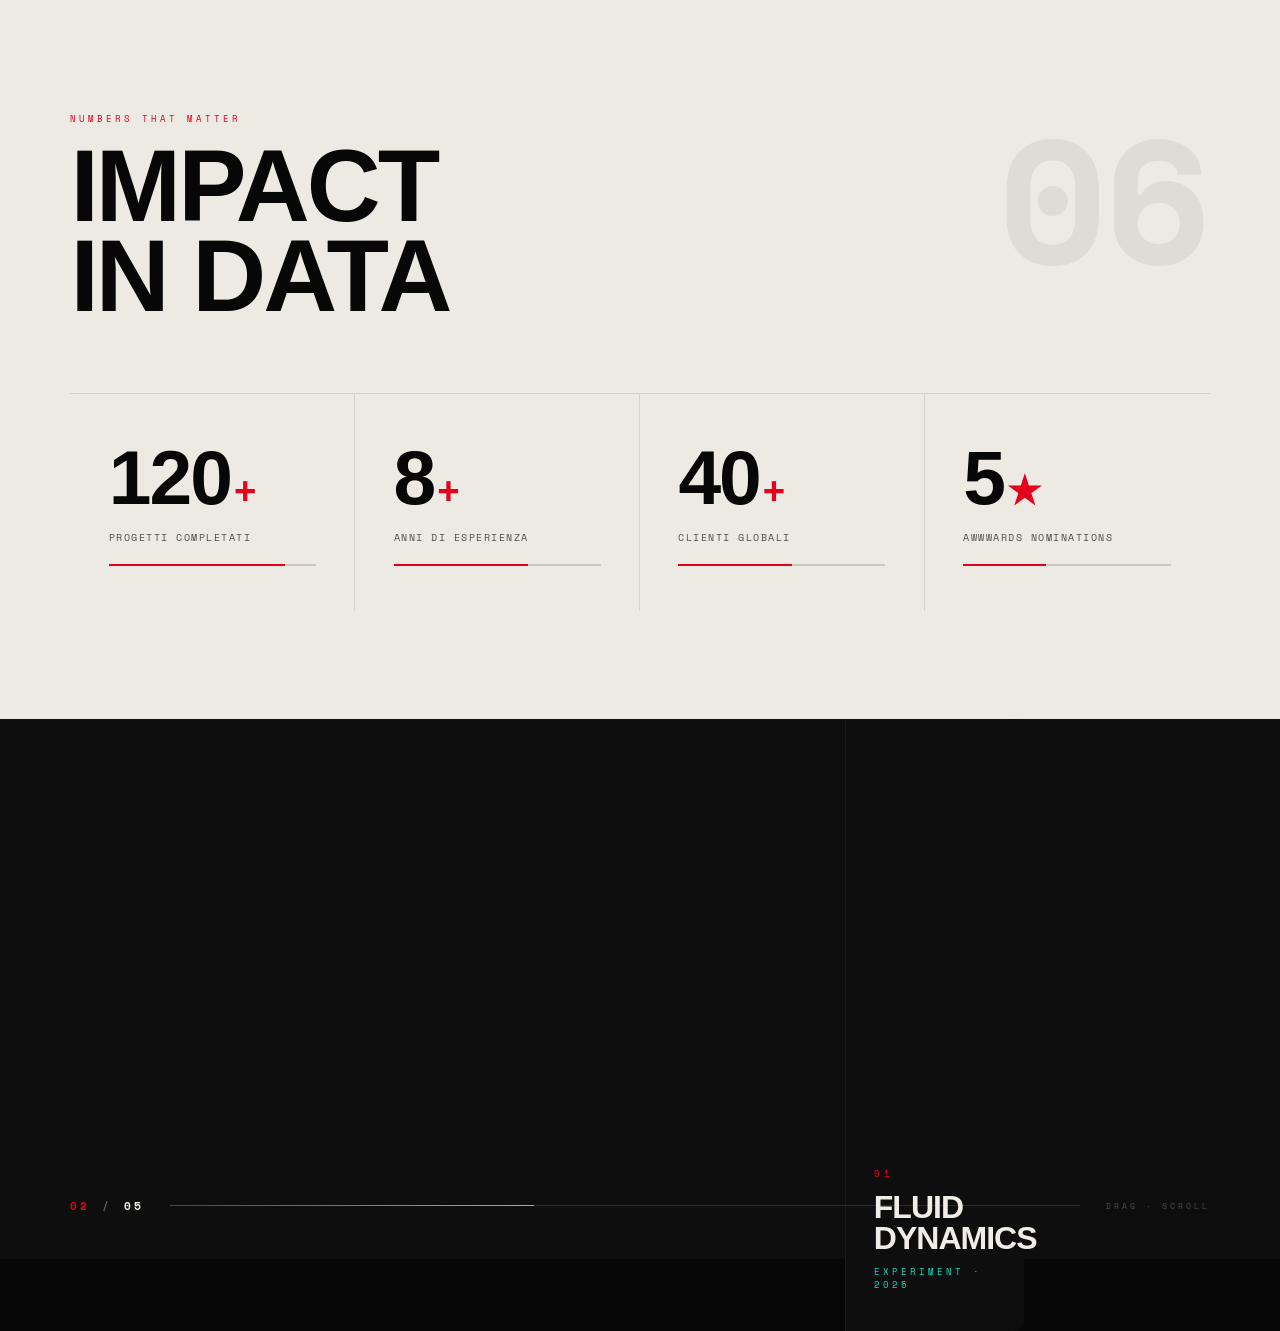
<file: _diag.html>
<!DOCTYPE html>
<html lang="it">
<head>
<meta charset="UTF-8"/>
<meta name="viewport" content="width=device-width,initial-scale=1.0"/>
<title>Diag — 06 Stats & 04 HUD</title>
<link href="https://api.fontshare.com/v2/css?f[]=clash-display@200,300,400,500,600,700&display=swap" rel="stylesheet"/>
<link href="https://fonts.googleapis.com/css2?family=Space+Mono:wght@400;700&display=swap" rel="stylesheet"/>
<link rel="stylesheet" href="style.css"/>
<style>body{cursor:auto;} .grain,.c-dot,.c-ring,.c-label{display:none!important;}</style>
</head>
<body>
  <!-- 06 STATS -->
  <section class="s-stats" id="s-stats" style="min-height:auto">
    <div class="sec-num sec-num--dark" aria-hidden="true">06</div>
    <div class="stats-head">
      <span class="tag tag--dark">Numbers That Matter</span>
      <h2 class="stats-title">IMPACT<br>IN DATA</h2>
    </div>
    <div class="stats-grid">
      <div class="stat-item">
        <div class="stat-val"><span class="stat-n">120</span><span class="stat-unit">+</span></div>
        <p class="stat-label">Progetti completati</p>
        <div class="stat-bar"><div class="stat-bar-fill" style="width:85%"></div></div>
      </div>
      <div class="stat-item">
        <div class="stat-val"><span class="stat-n">8</span><span class="stat-unit">+</span></div>
        <p class="stat-label">Anni di esperienza</p>
        <div class="stat-bar"><div class="stat-bar-fill" style="width:65%"></div></div>
      </div>
      <div class="stat-item">
        <div class="stat-val"><span class="stat-n">40</span><span class="stat-unit">+</span></div>
        <p class="stat-label">Clienti globali</p>
        <div class="stat-bar"><div class="stat-bar-fill" style="width:55%"></div></div>
      </div>
      <div class="stat-item">
        <div class="stat-val"><span class="stat-n">5</span><span class="stat-unit">★</span></div>
        <p class="stat-label">Awwwards nominations</p>
        <div class="stat-bar"><div class="stat-bar-fill" style="width:40%"></div></div>
      </div>
    </div>
  </section>

  <!-- 04 HUD preview over a card -->
  <section style="position:relative;height:60vh;background:var(--dim)">
    <div class="h-slide h-card" style="width:60vw;margin:0 auto;height:100%">
      <div class="h-img-wrap"><div class="h-img" style="height:100%;background-image:url('https://images.unsplash.com/photo-1618005182384-a83a8bd57fbe?q=80&w=1200&auto=format&fit=crop')"></div></div>
      <div class="h-card-meta"><span class="h-num">01</span><h3>FLUID<br>DYNAMICS</h3><span class="h-sub">EXPERIMENT · 2025</span></div>
    </div>
    <div class="horiz-hud">
      <span class="horiz-hud-index"><span id="hIndex">02</span> <em>/</em> <span id="hTotal">05</span></span>
      <div class="horiz-hud-line"><span class="horiz-hud-fill" style="transform:scaleX(.4)"></span></div>
      <span class="horiz-hud-hint">DRAG · SCROLL</span>
    </div>
  </section>
</body>
</html>
</file>
<file: style.css>
@import url('https://fonts.googleapis.com/css2?family=Space+Mono:wght@400;700&display=swap');

/* ══════════════════════════════════════════════════════════════
   DESIGN TOKENS
   ══════════════════════════════════════════════════════════════ */
:root {
  --bg:    #070707;
  --ink:   #F0EDE6;
  --paper: #ECEAE3;
  --dim:   #0E0E0E;
  --red:   #E5001E;
  --ice:   #00E5C8;
  --gold:  #D4A843;
  --mute:  rgba(240,237,230,.13);
  --line:  rgba(240,237,230,.06);

  --fd:    'Clash Display', sans-serif;
  --fm:    'Space Mono', monospace;
  --fv:    'Anybody', sans-serif;

  --ease:      cubic-bezier(0.16,1,0.3,1);
  --ease-back: cubic-bezier(0.34,1.56,0.64,1);

  --ph: clamp(24px,5.5vw,88px);
  --pv: clamp(80px,12vh,140px);
}

/* ══════════════════════════════════════════════════════════════
   RESET + BASE
   ══════════════════════════════════════════════════════════════ */
*,*::before,*::after { box-sizing:border-box; margin:0; padding:0; }
/* NO html overflow:hidden — blocks Lenis wheel events */
html { scroll-behavior:auto; }
body { background:var(--bg); color:var(--ink); font-family:var(--fd); overflow-x:hidden; cursor:none; }
::selection { background:var(--red); color:#fff; }
a { color:inherit; text-decoration:none; }
code { font-family:var(--fm); font-size:.82em; color:var(--ice); background:rgba(0,229,200,.08); padding:2px 7px; border-radius:3px; }

/* ══════════════════════════════════════════════════════════════
   GRAIN OVERLAY
   ══════════════════════════════════════════════════════════════ */
.grain {
  position:fixed; inset:0; pointer-events:none; z-index:9990; opacity:.028;
  background-image:url("data:image/svg+xml,%3Csvg viewBox='0 0 256 256' xmlns='http://www.w3.org/2000/svg'%3E%3Cfilter id='n'%3E%3CfeTurbulence type='fractalNoise' baseFrequency='.9' numOctaves='4' stitchTiles='stitch'/%3E%3C/filter%3E%3Crect width='100%25' height='100%25' filter='url(%23n)'/%3E%3C/svg%3E");
  background-size:180px;
  animation:gShift .35s steps(2) infinite;
}
@keyframes gShift {
  0%  { transform:translate(0,0); }
  25% { transform:translate(-2px,3px); }
  50% { transform:translate(3px,-2px); }
  75% { transform:translate(-3px,1px); }
}

/* ══════════════════════════════════════════════════════════════
   CUSTOM CURSOR — morphs text on data-cursor elements
   ══════════════════════════════════════════════════════════════ */
.c-dot {
  width:6px; height:6px;
  background:var(--red); border-radius:50%;
  position:fixed; top:0; left:0; transform:translate(-50%,-50%);
  pointer-events:none; z-index:9999;
  transition:transform .12s, opacity .12s;
}
.c-ring {
  width:36px; height:36px;
  border:1px solid rgba(229,0,30,.4); border-radius:50%;
  position:fixed; top:0; left:0; transform:translate(-50%,-50%);
  pointer-events:none; z-index:9998;
  transition:width .22s var(--ease), height .22s var(--ease),
             background .22s, border-color .22s, border-radius .22s;
}
.c-label {
  position:fixed; top:0; left:0; transform:translate(-50%,-50%);
  font-family:var(--fd); font-weight:600; font-size:.55rem; letter-spacing:3px;
  color:#fff; pointer-events:none; z-index:9999;
  opacity:0; transition:opacity .2s;
  white-space:nowrap;
}
body.hov .c-ring   { width:64px; height:64px; background:rgba(229,0,30,.12); border-color:transparent; }
body.hov .c-dot    { transform:translate(-50%,-50%) scale(0); opacity:0; }
body.hov .c-label  { opacity:1; }
/* Square cursor on interactive-text areas */
body.hov-link .c-ring { border-radius:4px; width:48px; height:28px; background:var(--red); border-color:transparent; }
body.hov-link .c-dot  { transform:translate(-50%,-50%) scale(0); opacity:0; }

/* ══════════════════════════════════════════════════════════════
   PROGRESS BAR
   ══════════════════════════════════════════════════════════════ */
.progress-bar {
  position:fixed; top:0; left:0; height:2px; width:0;
  background:linear-gradient(90deg, var(--red), var(--gold));
  z-index:9997; pointer-events:none;
  box-shadow:0 0 8px rgba(229,0,30,.5);
}

/* ══════════════════════════════════════════════════════════════
   TYPE UTILS
   ══════════════════════════════════════════════════════════════ */
.tag {
  font-family:var(--fm); font-size:.58rem; letter-spacing:3px;
  color:var(--red); text-transform:uppercase; display:inline-block;
}
.tag--dark { color:#888; }

/* ══════════════════════════════════════════════════════════════
   HEADER
   ══════════════════════════════════════════════════════════════ */
.hdr {
  position:fixed; top:0; left:0; right:0;
  padding:20px var(--ph);
  display:flex; align-items:center; justify-content:space-between;
  z-index:900; mix-blend-mode:difference;
}
.hdr-logo {
  display:flex; align-items:center; gap:12px;
  font-family:var(--fd); font-weight:600; font-size:.85rem; letter-spacing:4px;
}
.hdr-nav { display:flex; gap:36px; }
.hdr-nav a {
  font-family:var(--fm); font-size:.58rem; letter-spacing:3px; text-transform:uppercase;
  opacity:.4; transition:opacity .2s;
}
.hdr-nav a:hover { opacity:1; }
.hdr-tag { font-family:var(--fm); font-size:.52rem; letter-spacing:3px; opacity:.25; }

/* ══════════════════════════════════════════════════════════════
   SECTION NUMBERS (always visible, structural)
   ══════════════════════════════════════════════════════════════ */
.sec-num {
  position:absolute; top:var(--pv); right:var(--ph);
  font-family:var(--fm); font-weight:700;
  font-size:clamp(6rem,14vw,18rem);
  color:rgba(240,237,230,.03);
  line-height:1; letter-spacing:-4px;
  pointer-events:none; user-select:none; z-index:0;
}
.sec-num--dark { color:rgba(5,5,5,.06); }

/* ══════════════════════════════════════════════════════════════
   §1  HERO
   Entrance targets .hw (words), explosion targets .hw .char.
   Different DOM nodes = zero GSAP state conflict.
   ══════════════════════════════════════════════════════════════ */
.s-hero {
  position:relative; min-height:100vh;
  display:flex; flex-direction:column; justify-content:center;
  overflow:hidden;
}
/* Dot grid — always visible, structural fill */
.hero-grid {
  position:absolute; inset:0; pointer-events:none;
  background-image:radial-gradient(circle,rgba(240,237,230,.08) 1px,transparent 1px);
  background-size:48px 48px;
}
/* Thin vertical accent line — always visible */
.hero-vline {
  position:absolute; top:0; bottom:0; left:calc(var(--ph) * 2.5);
  width:1px; background:var(--line); pointer-events:none;
}

.hero-stage {
  position:relative; z-index:2;
  padding:0 var(--ph);
  /* Perspective on stage (not section) for clean 3D chain:
     .hero-stage[perspective] → .hw[preserve-3d] → .char[preserve-3d] */
  perspective:1400px; perspective-origin:50% 50%;
}
/* Each .lw clips its child .hw during the y:100% entrance */
.lw { overflow:hidden; line-height:.88; }
.hw {
  display:block; font-family:var(--fd); font-weight:700;
  font-size:clamp(4rem,12.5vw,12rem);
  letter-spacing:clamp(-3px,-0.03em,-1px); line-height:.88;
  text-transform:uppercase; color:var(--ink);
  transform-style:preserve-3d;
}
.hw .char { display:inline-block; transform-style:preserve-3d; }
.hw-ghost  { color:transparent; -webkit-text-stroke:1.5px rgba(240,237,230,.1); padding-left:clamp(16px,3vw,64px); }
.hw-accent { color:var(--red); padding-left:clamp(32px,6vw,120px); }

.hero-foot {
  position:absolute; bottom:36px; left:var(--ph); right:var(--ph);
  display:flex; align-items:flex-end; justify-content:space-between; z-index:3;
}
.hero-foot-left { display:flex; flex-direction:column; gap:18px; }
.hero-sub { font-family:var(--fm); font-size:.6rem; letter-spacing:3px; color:var(--mute); }
.mouse-icon { width:22px; height:38px; border:1.5px solid rgba(240,237,230,.16); border-radius:11px; position:relative; }
/* scroll-pip renamed from .wheel: avoids CSS collision with cylinder-wheel */
.scroll-pip {
  width:2px; height:6px; background:var(--red); border-radius:2px;
  position:absolute; top:7px; left:50%; transform:translateX(-50%);
  animation:pip 2s ease-in-out infinite;
}
@keyframes pip {
  0%   { opacity:1; transform:translate(-50%,0); }
  100% { opacity:0; transform:translate(-50%,17px); }
}
.hero-foot-right { display:flex; flex-direction:column; gap:6px; text-align:right; }
.hero-tech {
  font-family:var(--fm); font-size:.52rem; letter-spacing:3px;
  color:rgba(240,237,230,.2); text-transform:uppercase; display:block;
}

/* ══════════════════════════════════════════════════════════════
   MARQUEE
   ══════════════════════════════════════════════════════════════ */
.marquee { background:var(--red); overflow:hidden; padding:14px 0; }
.mq-inner {
  display:flex; white-space:nowrap;
  animation:mqScroll 28s linear infinite; will-change:transform;
}
.mq-inner span {
  font-family:var(--fd); font-weight:600;
  font-size:clamp(.7rem,1.05vw,.88rem); letter-spacing:4px;
  color:var(--paper); padding:0 22px; text-transform:uppercase;
}
.mq-inner em { font-style:normal; color:rgba(236,234,227,.4); align-self:center; flex-shrink:0; }
@keyframes mqScroll { from { transform:translateX(0); } to { transform:translateX(-50%); } }

/* ══════════════════════════════════════════════════════════════
   §2  CLIP-PATH REVEAL
   ══════════════════════════════════════════════════════════════ */
.s-reveal {
  position:relative; min-height:100vh;
  background:var(--dim);
  display:grid;
  grid-template-columns:1fr 2fr;
  grid-template-rows:1fr auto 1fr;
  gap:0; padding:var(--pv) var(--ph);
  align-items:center; overflow:hidden;
}
.sec-label {
  grid-column:1; grid-row:2;
  display:flex; flex-direction:column; gap:20px;
  padding-right:40px; z-index:2;
}
.sec-label .tag { margin-bottom:4px; }
.sec-label p {
  font-family:var(--fm); font-size:.65rem; line-height:1.8;
  color:rgba(240,237,230,.3); max-width:280px; letter-spacing:.5px;
}
.rv-words { grid-column:2; grid-row:1/-1; z-index:2; }
.rv-line {
  display:block; font-family:var(--fd); font-weight:700;
  font-size:clamp(4.5rem,12vw,13rem);
  line-height:.85; letter-spacing:clamp(-4px,-0.04em,-1px);
  text-transform:uppercase; color:var(--ink);
}
.rv-ghost { color:transparent; -webkit-text-stroke:1.5px var(--mute); padding-left:5vw; }
.rv-line .char { display:inline-block; }

/* ══════════════════════════════════════════════════════════════
   §3  CYLINDER + CTA
   ══════════════════════════════════════════════════════════════ */
.s-cyl {
  position:relative; min-height:100vh;
  background:var(--bg);
  display:grid; grid-template-columns:1fr 1fr;
  grid-template-rows:auto 1fr;
  overflow:hidden;
  /* Perspective for cylinder 3D chain */
  perspective:1400px; perspective-origin:50% 50%;
}
.cyl-wrap {
  position:relative; grid-column:1; grid-row:2;
  display:flex; align-items:center; justify-content:center;
  border-right:1px solid var(--line); overflow:hidden;
  min-height:70vh;
}
/* Placeholder visible while cylinder initialises */
.cyl-ghost-word {
  position:absolute; font-family:var(--fd); font-weight:700;
  font-size:clamp(3rem,7vw,9rem); letter-spacing:-4px;
  color:rgba(240,237,230,.025); text-transform:uppercase;
  pointer-events:none; user-select:none;
}
/* Hidden until GSAP init */
.cyl-stage { visibility:hidden; opacity:0; position:absolute; inset:0; display:flex; align-items:center; justify-content:center; }
/* cylinder-wheel NOT .wheel — zero CSS class collision with .scroll-pip */
.cylinder-wheel { position:relative; transform-style:preserve-3d; }
.cyl-row {
  position:absolute; top:50%; left:50%;
  /* NO CSS transform here — xPercent/yPercent centers without conflicting with rotationX */
  font-family:var(--fv); font-size:clamp(44px,8vw,100px);
  font-weight:400; font-stretch:100%; text-transform:uppercase;
  color:var(--ink); white-space:nowrap; transform-style:preserve-3d;
  user-select:none; margin:0;
}
/* inline-block NOT absolute — absolute stacks all chars at center, invisible */
.cyl-row .char { display:inline-block; }

.cyl-info {
  grid-column:2; grid-row:2;
  display:flex; flex-direction:column; justify-content:center;
  padding:clamp(40px,7vh,80px) var(--ph);
  gap:clamp(20px,3vh,34px);
}
.cyl-headline {
  font-family:var(--fd); font-weight:700;
  font-size:clamp(2.2rem,4vw,4.2rem);
  line-height:.88; letter-spacing:-2px; text-transform:uppercase;
}
.cyl-headline .char { display:inline-block; }
.cyl-body {
  font-family:var(--fm); font-size:clamp(.62rem,1vw,.78rem);
  line-height:1.9; color:rgba(240,237,230,.38); max-width:380px;
}
.btn-primary {
  font-family:var(--fd); font-weight:700; font-size:.8rem;
  letter-spacing:4px; text-transform:uppercase;
  color:var(--bg); background:var(--ink);
  border:none; padding:18px 38px; cursor:pointer; display:inline-block;
  transition:background .25s, color .25s, transform .2s var(--ease);
}
.btn-primary:hover { background:var(--red); color:#fff; }
.cyl-cta-wrap { display:flex; }
.cyl-list {
  list-style:none; display:flex; flex-direction:column; gap:10px;
  border-top:1px solid var(--line); padding-top:clamp(16px,2.5vh,28px);
}
.cyl-list li {
  font-family:var(--fm); font-size:.58rem; letter-spacing:3px;
  color:rgba(240,237,230,.25); text-transform:uppercase;
  display:flex; align-items:center; gap:14px;
  transition:color .3s;
}
.cyl-list li::before { content:''; width:20px; height:1px; background:var(--red); flex-shrink:0; transition:width .3s var(--ease); }
.cyl-list li:hover { color:rgba(240,237,230,.7); }
.cyl-list li:hover::before { width:40px; }

/* ══════════════════════════════════════════════════════════════
   §4  HORIZONTAL SCROLL
   horiz-clip: overflow:hidden on child NOT on pinned s-horiz.
   When GSAP pins via position:fixed, s-horiz exits its parent's
   overflow context. horiz-clip is always a child → always clips.
   ══════════════════════════════════════════════════════════════ */
.s-horiz { display:block; background:var(--dim); }
.horiz-clip { width:100vw; height:100vh; overflow:hidden; position:relative; }
.horiz-track {
  display:flex; flex-wrap:nowrap; height:100vh; width:max-content;
  will-change:transform;
}
.h-slide { width:100vw; height:100vh; display:flex; flex-direction:column; justify-content:center; padding:0 var(--ph); flex-shrink:0; }
.h-intro { gap:22px; }
.h-big-title {
  font-family:var(--fd); font-weight:700;
  font-size:clamp(4rem,10vw,10rem); line-height:.88; letter-spacing:-3px; color:var(--ink);
}
.h-intro p { font-family:var(--fm); font-size:clamp(.65rem,1.1vw,.8rem); line-height:1.7; color:rgba(240,237,230,.3); max-width:400px; }
.h-arrow { font-family:var(--fd); font-size:2rem; letter-spacing:6px; color:rgba(240,237,230,.1); margin-top:8px; }

/* Cards — image + meta side by side */
.h-card { width:72vw; flex-shrink:0; padding:0; display:grid; grid-template-columns:1fr auto; gap:0; align-items:center; }
.h-img-wrap { height:68vh; overflow:hidden; border-radius:12px 0 0 12px; position:relative; }
.h-img { width:100%; height:100%; background-size:cover; background-position:center; transform:scale(1.08); transition:transform .6s var(--ease); }
.h-card:hover .h-img { transform:scale(1); }
.h-card-meta {
  padding:40px 28px; display:flex; flex-direction:column; gap:12px;
  background:var(--dim); height:68vh; justify-content:flex-end;
  border-radius:0 12px 12px 0; border-left:1px solid var(--line);
  width:clamp(120px,14vw,200px);
}
.h-num  { font-family:var(--fm); font-size:.58rem; letter-spacing:4px; color:var(--red); }
.h-card-meta h3 {
  font-family:var(--fd); font-size:clamp(1.4rem,2.5vw,2.2rem);
  font-weight:700; letter-spacing:-1px; line-height:.95; color:var(--ink);
}
.h-sub { font-family:var(--fm); font-size:.58rem; letter-spacing:3px; color:var(--ice); }

/* HUD — progress indicator pinned over the horizontal track */
.horiz-hud {
  position:absolute; left:var(--ph); right:var(--ph);
  bottom:clamp(22px,5vh,46px); z-index:5;
  display:flex; align-items:center; gap:clamp(14px,2vw,26px);
  pointer-events:none;
}
.horiz-hud-index {
  font-family:var(--fm); font-size:.66rem; letter-spacing:3px;
  color:var(--ink); white-space:nowrap; font-weight:700;
}
.horiz-hud-index #hIndex { color:var(--red); }
.horiz-hud-index em { font-style:normal; opacity:.35; margin:0 2px; }
.horiz-hud-line { position:relative; flex:1; height:1px; background:var(--mute); overflow:hidden; }
.horiz-hud-fill {
  position:absolute; inset:0; transform:scaleX(0); transform-origin:left;
  background:linear-gradient(90deg, var(--red), var(--gold));
}
.horiz-hud-hint {
  font-family:var(--fm); font-size:.52rem; letter-spacing:3px;
  color:rgba(240,237,230,.28); text-transform:uppercase; white-space:nowrap;
}
@media (max-width:560px) { .horiz-hud-hint { display:none; } }

/* End slide — paper bg: visual clarity on exit */
.h-end { background:var(--paper); width:72vw; flex-shrink:0; }
.h-end-content { display:flex; flex-direction:column; gap:20px; max-width:480px; }
.h-end-title {
  font-family:var(--fd); font-weight:700;
  font-size:clamp(3.5rem,8vw,8rem); line-height:.88; letter-spacing:-3px; color:var(--bg);
}
.h-end-line { width:48px; height:2px; background:var(--red); }
.h-end > .h-end-content > p { font-family:var(--fm); font-size:.68rem; line-height:1.7; color:rgba(5,5,5,.4); }
.h-end-arrow { font-family:var(--fd); font-size:3rem; color:rgba(5,5,5,.15); display:block; }

/* ══════════════════════════════════════════════════════════════
   §5  WORD SCRUB
   Words use opacity (not color) — see JS comment for why.
   ══════════════════════════════════════════════════════════════ */
.s-stmt {
  position:relative; min-height:150vh;
  background:var(--bg);
  display:flex; flex-direction:column; justify-content:center;
  padding:var(--pv) var(--ph); gap:clamp(40px,6vh,72px);
}
.stmt-label { position:relative; z-index:2; }
/* Thin horizontal line that GSAP will fill as scrub progresses */
.scrub-track {
  position:absolute; left:var(--ph); right:var(--ph); top:calc(var(--pv) + 48px);
  height:1px; background:var(--line); z-index:2; overflow:hidden;
}
.scrub-fill { position:absolute; top:0; left:0; height:100%; width:0; background:var(--red); }
.stmt-body { max-width:1060px; position:relative; z-index:2; }
.stmt-text {
  font-family:var(--fd); font-weight:600;
  font-size:clamp(1.7rem,3.5vw,3.6rem); line-height:1.35;
  color:var(--ink);
}
/* .word opacity animated by GSAP */
.stmt-text .word { display:inline-block; }

/* ══════════════════════════════════════════════════════════════
   §6  STATS (paper — breaks dark rhythm)
   ══════════════════════════════════════════════════════════════ */
.s-stats {
  position:relative;
  background:var(--paper); color:var(--bg);
  padding:var(--pv) var(--ph); overflow:hidden;
}
.stats-head { margin-bottom:clamp(48px,8vh,96px); }
.stats-head .tag { margin-bottom:16px; color:var(--red); }
.stats-title {
  font-family:var(--fd); font-weight:700;
  font-size:clamp(3rem,8vw,8rem); line-height:.88; letter-spacing:-3px;
  color:var(--bg);
}
.stats-title .char { display:inline-block; }
.stats-grid {
  display:grid; grid-template-columns:repeat(4,1fr);
  border-top:1px solid rgba(5,5,5,.1);
}
@media (max-width:768px) { .stats-grid { grid-template-columns:repeat(2,1fr); } }
.stat-item {
  padding:clamp(32px,5vh,64px) clamp(20px,3vw,40px);
  border-right:1px solid rgba(5,5,5,.1);
  display:flex; flex-direction:column; gap:14px;
}
.stat-item:last-child { border-right:none; }
.stat-val { display:flex; align-items:baseline; gap:3px; }
.stat-n {
  font-family:var(--fd); font-weight:700;
  font-size:clamp(3rem,6vw,6rem); line-height:1; letter-spacing:-2px; color:var(--bg);
}
.stat-unit { font-family:var(--fd); font-weight:700; font-size:clamp(1.5rem,3vw,3rem); color:var(--red); }
.stat-label {
  font-family:var(--fm); font-size:.62rem; letter-spacing:1.5px;
  color:rgba(5,5,5,.68); text-transform:uppercase; line-height:1.6;
}
.stat-bar { height:2px; background:rgba(5,5,5,.14); overflow:hidden; margin-top:4px; }
.stat-bar-fill { height:100%; width:0; background:var(--red); }

/* ══════════════════════════════════════════════════════════════
   §7  FOOTER
   ══════════════════════════════════════════════════════════════ */
.s-footer {
  position:relative; min-height:100vh; background:var(--bg);
  display:flex; align-items:center; justify-content:center;
  overflow:hidden; padding:var(--ph);
}
.ft-glyph {
  position:absolute; font-family:var(--fd); font-weight:700;
  font-size:clamp(28vw,38vw,48vw); color:transparent;
  -webkit-text-stroke:1px rgba(240,237,230,.022);
  letter-spacing:-10px; line-height:1; pointer-events:none; user-select:none;
  top:50%; left:50%; transform:translate(-50%,-50%); white-space:nowrap;
}
.ft-inner {
  position:relative; z-index:2; text-align:center;
  display:flex; flex-direction:column; align-items:center;
  gap:clamp(24px,4vh,48px); width:100%;
}
.ft-tag { margin-bottom:-8px; }
.ft-lines { display:flex; flex-direction:column; align-items:center; }
/* overflow:hidden clips y-slide entrance */
.ft-lw { overflow:hidden; }
.ft-line {
  display:block; font-family:var(--fd); font-weight:700;
  font-size:clamp(4rem,12vw,12rem); line-height:.88; letter-spacing:-4px;
  text-transform:uppercase; color:var(--ink);
}
.ft-ghost { color:transparent; -webkit-text-stroke:1.5px rgba(240,237,230,.12); }
.ft-line .char { display:inline-block; }

/* Magnetic area: large hit zone around button */
.mag-area { padding:56px; border-radius:50%; cursor:pointer; }
.mag-btn {
  width:180px; height:180px; border-radius:50%;
  background:transparent; border:1px solid rgba(229,0,30,.3);
  display:flex; align-items:center; justify-content:center;
  cursor:pointer; transition:background .3s, border-color .3s, box-shadow .3s;
  position:relative; overflow:hidden;
}
.mag-btn::before {
  content:''; position:absolute; inset:0; border-radius:50%;
  background:var(--red); transform:scale(0); transition:transform .5s var(--ease);
}
.mag-area:hover .mag-btn::before { transform:scale(1); }
.mag-btn span {
  font-family:var(--fd); font-weight:700; font-size:.9rem; letter-spacing:5px;
  color:var(--red); pointer-events:none; position:relative; z-index:1;
  transition:color .3s;
}
.mag-area:hover .mag-btn span { color:#fff; }
.mag-area:hover .mag-btn { border-color:var(--red); box-shadow:0 0 80px rgba(229,0,30,.3); }

.ft-contact { display:flex; flex-direction:column; align-items:center; gap:16px; }
.ft-email {
  font-family:var(--fm); font-size:.72rem; letter-spacing:2px;
  color:rgba(240,237,230,.4); transition:color .2s;
}
.ft-email:hover { color:var(--ink); }
.ft-socials { display:flex; gap:28px; }
.ft-socials a {
  font-family:var(--fm); font-size:.58rem; letter-spacing:3px;
  color:rgba(240,237,230,.25); text-transform:uppercase; transition:color .2s;
}
.ft-socials a:hover { color:var(--ink); }
.ft-credit { font-family:var(--fm); font-size:.58rem; letter-spacing:2px; color:rgba(240,237,230,.14); }
.ft-glow {
  position:absolute; bottom:0; left:50%; transform:translateX(-50%);
  width:700px; height:500px;
  background:radial-gradient(ellipse at bottom, rgba(229,0,30,.09) 0%, transparent 70%);
  pointer-events:none; z-index:1;
}

/* ══════════════════════════════════════════════════════════════
   ✦ OPERA D'ARTE — Enhanced Visual Layer
   ══════════════════════════════════════════════════════════════ */

/* ── Aurora canvas (hero) ────────────────────────────────── */
#aurora-canvas {
  position:absolute; inset:0; width:100%; height:100%;
  pointer-events:none; z-index:1;
}

/* ── Chromatic aberration (CSS custom prop driven by JS) ── */
:root { --aberr: 0px; }
body.is-fast .rv-line,
body.is-fast .ft-line,
body.is-fast .stmt-text {
  text-shadow: calc(var(--aberr) * -1) 0 var(--red), var(--aberr) 0 var(--ice);
  transition: text-shadow .04s linear;
}
body.is-fast .progress-bar {
  height: 3px;
  box-shadow: 0 0 28px #E5001E, 0 0 70px rgba(229,0,30,.45);
}

/* ── Glitch scanline bars ────────────────────────────────── */
.g-bar {
  position:fixed; left:0; width:100%;
  pointer-events:none; z-index:9993;
  mix-blend-mode:screen; opacity:0;
}

/* ── 3D card tilt ────────────────────────────────────────── */
.h-card { transform-style:preserve-3d; }
.horiz-track { perspective:1600px; }

/* ── Hero vline ambient pulse ────────────────────────────── */
@keyframes vlinePulse {
  0%,100% { opacity:.06; box-shadow:none; }
  50%     { opacity:.22; box-shadow:0 0 18px rgba(229,0,30,.25); }
}
.hero-vline { animation: vlinePulse 4.5s ease-in-out infinite; }

/* ── Magnetic button idle pulse ──────────────────────────── */
@keyframes magPulse {
  0%,100% { box-shadow:0 0 0 0 rgba(229,0,30,0); }
  50%     { box-shadow:0 0 0 28px rgba(229,0,30,.06); }
}
.mag-btn { animation: magPulse 3.8s ease-in-out infinite; }

/* ── Click ripple ────────────────────────────────────────── */
.c-ripple {
  position:fixed; border-radius:50%;
  border:1.5px solid var(--red);
  pointer-events:none; z-index:9996;
  width:0; height:0;
  transform:translate(-50%,-50%);
  top:0; left:0;
}

/* ── Char glitch-in animation (for rv-line on enter) ──────── */
@keyframes charGlitchIn {
  0%   { opacity:0; transform:translateX(-5px) skewX(-8deg); color:var(--red); }
  35%  { opacity:.7; transform:translateX(3px) skewX(4deg); color:var(--ice); }
  65%  { opacity:.9; transform:translateX(-1px) skewX(-1deg); }
  100% { opacity:1; transform:translateX(0) skewX(0); color:var(--ink); }
}
@keyframes charGlitchInGhost {
  0%   { opacity:0; transform:translateX(-5px) skewX(-8deg); }
  35%  { opacity:.5; transform:translateX(3px) skewX(4deg); }
  65%  { opacity:.8; transform:translateX(-1px); }
  100% { opacity:1; transform:translateX(0) skewX(0); }
}
.rv-line .char.glit      { animation: charGlitchIn      .4s cubic-bezier(.16,1,.3,1) both; }
.rv-ghost .char.glit     { animation: charGlitchInGhost .4s cubic-bezier(.16,1,.3,1) both; }

/* ── Section number subtle scanlines ─────────────────────── */
.sec-num {
  background-image: repeating-linear-gradient(
    0deg, transparent, transparent 3px,
    rgba(255,255,255,.012) 3px, rgba(255,255,255,.012) 4px
  );
  background-attachment: fixed;
}

/* ══════════════════════════════════════════════════════════════
   ✦ TOUCH / MOBILE — restore native cursor, drop mouse-only chrome
   ══════════════════════════════════════════════════════════════ */
@media (hover:none), (pointer:coarse) {
  body { cursor:auto; }
  .c-dot, .c-ring, .c-label, .c-ripple { display:none !important; }
  /* Grain + fixed-attachment scanlines are costly repaints on mobile GPUs */
  .grain { display:none; }
  .sec-num { background-image:none; background-attachment:scroll; }
  /* Kill hover-driven transforms that stick on tap */
  .h-card:hover .h-img { transform:scale(1.08); }
  .mag-btn, .hero-vline { animation:none; }
}

/* ══════════════════════════════════════════════════════════════
   ✦ RESPONSIVE — TABLET / MOBILE  (≤ 900px)
   ══════════════════════════════════════════════════════════════ */
@media (max-width:900px) {
  :root {
    --pv: clamp(64px,9vh,100px);
  }
  /* Header: drop the tech tag, tighten */
  .hdr { padding:16px var(--ph); }
  .hdr-tag { display:none; }
  .hdr-nav { gap:20px; }
  .hdr-logo { font-size:.72rem; letter-spacing:2.5px; gap:9px; }
  .hdr-logo svg { width:22px; height:22px; }

  /* §2 reveal → single column, words first */
  .s-reveal {
    grid-template-columns:1fr;
    grid-template-rows:auto auto;
    gap:32px; align-content:center;
  }
  .rv-words   { grid-column:1; grid-row:1; }
  .sec-label  { grid-column:1; grid-row:2; padding-right:0; }
  .rv-ghost   { padding-left:0; }

  /* §3 cylinder → stacked, no side border */
  .s-cyl {
    grid-template-columns:1fr;
    grid-template-rows:auto auto;
    min-height:auto;
  }
  .cyl-wrap {
    grid-column:1; grid-row:1;
    min-height:46vh;
    border-right:none; border-bottom:1px solid var(--line);
  }
  .cyl-info {
    grid-column:1; grid-row:2;
    padding:clamp(40px,6vh,64px) var(--ph);
  }

  /* §4 horizontal cards: wider, meta beside a shorter image */
  .h-card    { width:86vw; }
  .h-img-wrap{ height:58vh; }
  .h-card-meta {
    height:58vh; width:44%;
    padding:24px 18px; gap:9px;
  }
  .h-end     { width:86vw; }
}

/* ══════════════════════════════════════════════════════════════
   ✦ RESPONSIVE — PHONE  (≤ 560px)
   ══════════════════════════════════════════════════════════════ */
@media (max-width:560px) {
  /* Header: keep logo mark, hide wordmark + nav labels shrink */
  .hdr-logo span { display:none; }
  .hdr-nav { gap:16px; }
  .hdr-nav a { font-size:.55rem; letter-spacing:2px; opacity:.7; }

  /* Hero: stack the footer so tech tags don't crowd */
  .hero-foot {
    flex-direction:column; align-items:flex-start; gap:18px;
    bottom:24px;
  }
  .hero-foot-right { text-align:left; flex-direction:row; flex-wrap:wrap; gap:6px 16px; }
  .hero-vline { left:var(--ph); }

  /* Cylinder info: rein in the CTA + list */
  .cyl-info { gap:20px; }
  .btn-primary { padding:15px 28px; font-size:.72rem; letter-spacing:3px; }

  /* Horizontal: image stacks over meta for legibility */
  .h-card {
    width:86vw; grid-template-columns:1fr; grid-template-rows:1fr auto;
    align-items:stretch;
  }
  .h-img-wrap { height:46vh; border-radius:12px 12px 0 0; }
  .h-card-meta {
    height:auto; width:100%;
    border-left:none; border-top:1px solid var(--line);
    border-radius:0 0 12px 12px;
    padding:20px 22px; justify-content:flex-start;
  }

  /* Big display type: shrink so long words stop breaking to a
     single orphan letter on the next line at phone widths. */
  .hw          { font-size:clamp(2.4rem,12vw,4rem); letter-spacing:-1px; }
  .hw-ghost    { padding-left:0; }
  .hw-accent   { padding-left:0; }
  .rv-line     { font-size:clamp(2.8rem,13vw,5rem); }
  .h-big-title { font-size:clamp(3rem,15vw,6rem); }
  .h-end-title { font-size:clamp(2.8rem,13vw,5rem); }
  .ft-line     { font-size:clamp(3rem,15vw,7rem); letter-spacing:-2px; }
  .stats-title { font-size:clamp(2.6rem,12vw,5rem); }
  .cyl-headline{ font-size:clamp(2rem,8vw,3rem); letter-spacing:-1px; }
  .stmt-text   { font-size:clamp(1.5rem,6vw,2.4rem); line-height:1.3; }

  /* Word scrub: give it a touch more breathing room */
  .s-stmt { min-height:120vh; }

  /* Footer: smaller magnetic button + tighter socials */
  .mag-area { padding:36px; }
  .mag-btn  { width:150px; height:150px; }
  .ft-socials { gap:20px; }
  .ft-email { font-size:.66rem; }
  .ft-credit { font-size:.52rem; line-height:1.7; padding:0 8px; }
}

/* Very small — avoid the giant footer glyph bleeding weirdly */
@media (max-width:400px) {
  .ft-glyph { font-size:52vw; }
  .h-card-meta h3 { font-size:1.6rem; }
}

/* ══════════════════════════════════════════════════════════════
   ✦ PRELOADER — cinematic intro + curtain reveal
   ══════════════════════════════════════════════════════════════ */
body.is-loading { overflow:hidden; }
.loader {
  position:fixed; inset:0; z-index:100000;
  background:var(--bg); cursor:auto; overflow:hidden;
  will-change:transform;
}
.loader-panel {
  position:absolute; inset:0; pointer-events:none;
  background:
    radial-gradient(ellipse at 72% 108%, rgba(229,0,30,.12), transparent 58%),
    radial-gradient(ellipse at 15% -10%, rgba(0,229,200,.06), transparent 55%);
}
/* faint dot grid, echoes the hero */
.loader-panel::after {
  content:''; position:absolute; inset:0; opacity:.5;
  background-image:radial-gradient(circle, rgba(240,237,230,.05) 1px, transparent 1px);
  background-size:48px 48px;
}
.loader-content {
  position:absolute; inset:clamp(22px,4vw,48px);
  display:flex; flex-direction:column; justify-content:space-between; z-index:2;
}
.loader-brand { display:flex; align-items:center; gap:12px; }
.loader-brand svg { opacity:0; animation:loaderBrandIn .8s var(--ease) .1s forwards; }
.loader-brand-txt {
  font-family:var(--fd); font-weight:600; font-size:.8rem; letter-spacing:4px;
  color:var(--ink); overflow:hidden;
  opacity:0; transform:translateY(100%);
  animation:loaderTxtIn .8s var(--ease) .25s forwards;
}
.loader-status { align-self:flex-start; }
.loader-tag {
  font-family:var(--fm); font-size:.58rem; letter-spacing:3px; text-transform:uppercase;
  color:var(--red);
  position:relative; padding-left:22px;
}
.loader-tag::before {
  content:''; position:absolute; left:0; top:50%; width:14px; height:1px;
  background:var(--red); transform-origin:left;
  animation:loaderDash 1.4s ease-in-out infinite;
}
.loader-count {
  position:absolute; right:0; bottom:clamp(6px,2.5vw,26px);
  font-family:var(--fd); font-weight:700; line-height:.8;
  letter-spacing:clamp(-4px,-.03em,-2px);
  font-size:clamp(4.5rem,21vw,17rem); color:var(--ink);
  display:flex; align-items:flex-start;
}
.loader-pct { color:var(--red); font-size:.32em; margin-left:.06em; margin-top:.12em; }
.loader-line { position:absolute; left:0; right:0; bottom:0; height:2px; background:var(--line); }
.loader-line-fill {
  display:block; height:100%; width:0;
  background:linear-gradient(90deg, var(--red), var(--gold));
  box-shadow:0 0 12px rgba(229,0,30,.5);
}
@keyframes loaderBrandIn { to { opacity:1; } }
@keyframes loaderTxtIn   { to { opacity:1; transform:translateY(0); } }
@keyframes loaderDash    { 0%,100% { transform:scaleX(1); opacity:1; } 50% { transform:scaleX(2.4); opacity:.4; } }

/* ══════════════════════════════════════════════════════════════
   ✦ HEADER — scrolled state + animated nav
   ══════════════════════════════════════════════════════════════ */
.hdr {
  transition:padding .45s var(--ease), background .45s var(--ease),
             backdrop-filter .45s var(--ease), border-color .45s;
  border-bottom:1px solid transparent;
}
.hdr.scrolled {
  mix-blend-mode:normal;
  background:rgba(7,7,7,.55);
  backdrop-filter:blur(14px) saturate(1.25);
  -webkit-backdrop-filter:blur(14px) saturate(1.25);
  border-bottom-color:var(--line);
  padding-top:13px; padding-bottom:13px;
}
.hdr-nav a { position:relative; }
.hdr-nav a::after {
  content:''; position:absolute; left:0; right:100%; bottom:-6px;
  height:1px; background:var(--red);
  transition:right .38s var(--ease);
}
.hdr-nav a:hover::after,
.hdr-nav a.active::after { right:0; }
.hdr-nav a.active { opacity:1; }

/* ══════════════════════════════════════════════════════════════
   ✦ A11Y — focus rings + safe-area insets
   ══════════════════════════════════════════════════════════════ */
a:focus-visible, button:focus-visible {
  outline:2px solid var(--red); outline-offset:4px; border-radius:2px;
}
@supports (padding:max(0px)) {
  .hdr {
    padding-left:max(var(--ph), env(safe-area-inset-left));
    padding-right:max(var(--ph), env(safe-area-inset-right));
    padding-top:max(20px, env(safe-area-inset-top));
  }
}
@media (max-width:560px) {
  .hero-foot { bottom:max(24px, env(safe-area-inset-bottom)); }
}

/* ══════════════════════════════════════════════════════════════
   ✦ REDUCED MOTION — calm the CONTINUOUS ambient loops only.
   The discrete, scroll-driven glitch is the brand's signature and
   stays; we just stop the endlessly-looping background motion.
   ══════════════════════════════════════════════════════════════ */
@media (prefers-reduced-motion: reduce) {
  .grain,
  .mq-inner,
  .hero-vline,
  .mag-btn,
  .scroll-pip,
  .loader-tag::before { animation:none !important; }
}
</file>
